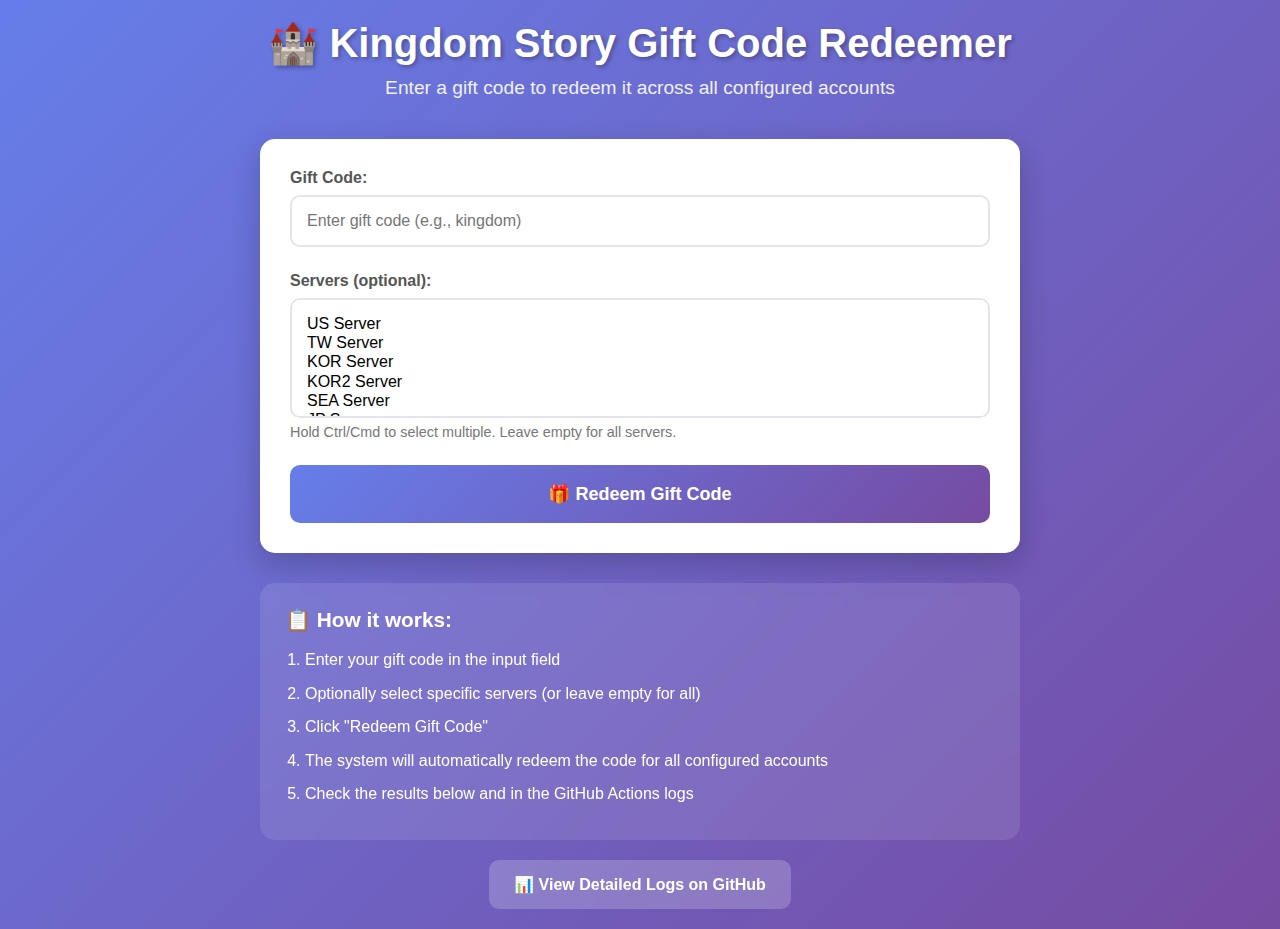
<file: index.html>
<!DOCTYPE html>
<html lang="en">
<head>
    <meta charset="UTF-8">
    <meta name="viewport" content="width=device-width, initial-scale=1.0">
    <title>Kingdom Story Gift Code Redeemer</title>
    <link rel="stylesheet" href="style.css">
</head>
<body>
    <div class="container">
        <header>
            <h1>🏰 Kingdom Story Gift Code Redeemer</h1>
            <p>Enter a gift code to redeem it across all configured accounts</p>
        </header>

        <main>
            <div class="form-container">
                <form id="giftCodeForm">
                    <div class="input-group">
                        <label for="giftCode">Gift Code:</label>
                        <input type="text" id="giftCode" name="giftCode" placeholder="Enter gift code (e.g., kingdom)" required>
                    </div>
                    
                    <div class="input-group">
                        <label for="servers">Servers (optional):</label>
                        <select id="servers" name="servers" multiple>
                            <option value="US">US Server</option>
                            <option value="TW">TW Server</option>
                            <option value="KOR">KOR Server</option>
                            <option value="KOR2">KOR2 Server</option>
                            <option value="SEA">SEA Server</option>
                            <option value="JP">JP Server</option>
                        </select>
                        <small>Hold Ctrl/Cmd to select multiple. Leave empty for all servers.</small>
                    </div>

                    <button type="submit" id="submitBtn">
                        <span id="buttonText">🎁 Redeem Gift Code</span>
                        <span id="loadingSpinner" class="spinner hidden">⏳</span>
                    </button>
                </form>
            </div>

            <div class="status-container">
                <div id="status" class="status hidden"></div>
                <div id="results" class="results hidden"></div>
            </div>

            <div class="info-section">
                <h3>📋 How it works:</h3>
                <ol>
                    <li>Enter your gift code in the input field</li>
                    <li>Optionally select specific servers (or leave empty for all)</li>
                    <li>Click "Redeem Gift Code"</li>
                    <li>The system will automatically redeem the code for all configured accounts</li>
                    <li>Check the results below and in the GitHub Actions logs</li>
                </ol>
            </div>

            <div class="github-link">
                <a href="https://github.com/aarotang.github.com/tk-utils/actions" target="_blank">
                    📊 View Detailed Logs on GitHub
                </a>
            </div>
        </main>
    </div>

    <script src="script.js"></script>
</body>
</html>
</file>
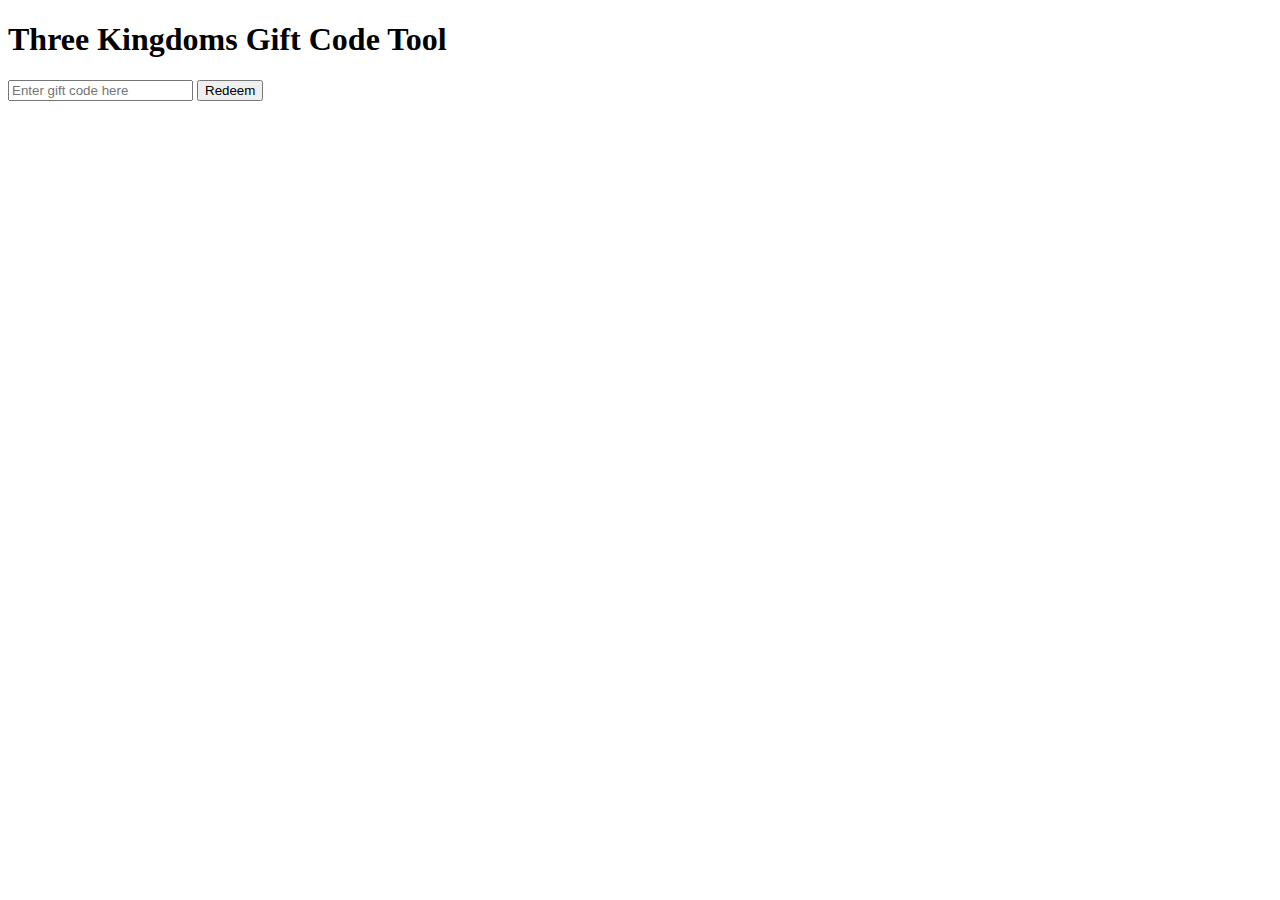
<file: docs/index.html>
<!DOCTYPE html>
<html>
<head>
  <title>TK Gift Code Redeemer</title>
</head>
<body>
  <h1>Three Kingdoms Gift Code Tool</h1>
  <input type="text" id="giftcode" placeholder="Enter gift code here" />
  <button onclick="submitCode()">Redeem</button>
  <p id="result"></p>

  <script>
    async function submitCode() {
      const code = document.getElementById('giftcode').value;
      const response = await fetch("https://your-backend-url/redeem", {
        method: "POST",
        headers: { "Content-Type": "application/json" },
        body: JSON.stringify({ code: code })
      });

      const result = await response.json();
      document.getElementById("result").innerText = result.message || result.error;
    }
  </script>
</body>
</html>
</file>
<file: style.css>
* {
    margin: 0;
    padding: 0;
    box-sizing: border-box;
}

body {
    font-family: 'Segoe UI', Tahoma, Geneva, Verdana, sans-serif;
    background: linear-gradient(135deg, #667eea 0%, #764ba2 100%);
    min-height: 100vh;
    color: #333;
}

.container {
    max-width: 800px;
    margin: 0 auto;
    padding: 20px;
}

header {
    text-align: center;
    margin-bottom: 40px;
    color: white;
}

header h1 {
    font-size: 2.5rem;
    margin-bottom: 10px;
    text-shadow: 2px 2px 4px rgba(0,0,0,0.3);
}

header p {
    font-size: 1.2rem;
    opacity: 0.9;
}

.form-container {
    background: white;
    border-radius: 15px;
    padding: 30px;
    box-shadow: 0 10px 30px rgba(0,0,0,0.2);
    margin-bottom: 30px;
}

.input-group {
    margin-bottom: 25px;
}

label {
    display: block;
    margin-bottom: 8px;
    font-weight: 600;
    color: #555;
}

input[type="text"], select {
    width: 100%;
    padding: 15px;
    border: 2px solid #e1e5e9;
    border-radius: 10px;
    font-size: 16px;
    transition: border-color 0.3s ease;
}

input[type="text"]:focus, select:focus {
    outline: none;
    border-color: #667eea;
}

select {
    height: 120px;
}

small {
    color: #777;
    font-size: 0.9rem;
    display: block;
    margin-top: 5px;
}

button {
    width: 100%;
    background: linear-gradient(135deg, #667eea 0%, #764ba2 100%);
    color: white;
    border: none;
    padding: 18px;
    font-size: 18px;
    font-weight: 600;
    border-radius: 10px;
    cursor: pointer;
    transition: transform 0.2s ease, box-shadow 0.2s ease;
    position: relative;
}

button:hover:not(:disabled) {
    transform: translateY(-2px);
    box-shadow: 0 8px 25px rgba(102, 126, 234, 0.4);
}

button:disabled {
    opacity: 0.7;
    cursor: not-allowed;
}

.spinner {
    display: inline-block;
}

.hidden {
    display: none !important;
}

.status-container {
    margin-bottom: 30px;
}

.status {
    background: white;
    border-radius: 10px;
    padding: 20px;
    box-shadow: 0 5px 15px rgba(0,0,0,0.1);
    text-align: center;
}

.status.success {
    border-left: 5px solid #28a745;
    background-color: #d4edda;
}

.status.error {
    border-left: 5px solid #dc3545;
    background-color: #f8d7da;
}

.status.info {
    border-left: 5px solid #17a2b8;
    background-color: #d1ecf1;
}

.results {
    background: white;
    border-radius: 10px;
    padding: 20px;
    box-shadow: 0 5px 15px rgba(0,0,0,0.1);
    margin-top: 20px;
}

.info-section {
    background: rgba(255,255,255,0.1);
    border-radius: 15px;
    padding: 25px;
    margin-bottom: 20px;
    backdrop-filter: blur(10px);
    color: white;
}

.info-section h3 {
    margin-bottom: 15px;
    font-size: 1.3rem;
}

.info-section ol {
    margin-left: 20px;
}

.info-section li {
    margin-bottom: 8px;
    line-height: 1.6;
}

.github-link {
    text-align: center;
}

.github-link a {
    display: inline-block;
    background: rgba(255,255,255,0.2);
    color: white;
    text-decoration: none;
    padding: 15px 25px;
    border-radius: 10px;
    font-weight: 600;
    transition: background 0.3s ease;
    backdrop-filter: blur(10px);
}

.github-link a:hover {
    background: rgba(255,255,255,0.3);
}

@media (max-width: 768px) {
    .container {
        padding: 10px;
    }
    
    header h1 {
        font-size: 2rem;
    }
    
    .form-container {
        padding: 20px;
    }
}
</file>
